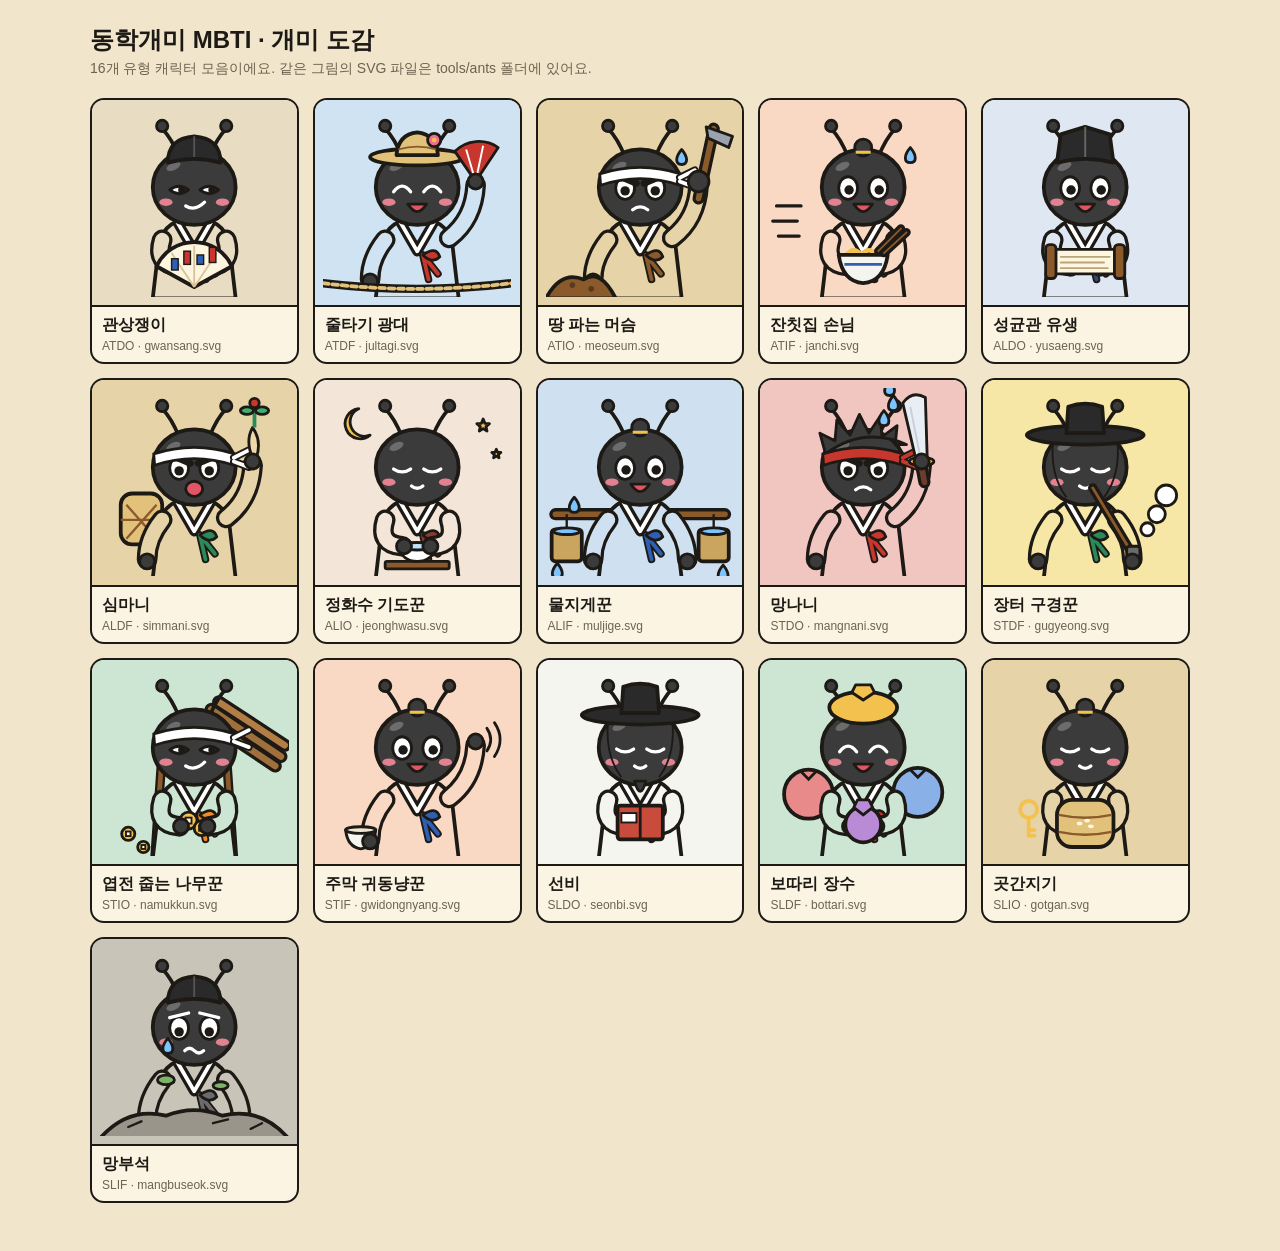
<file: tools/ants.html>
<!doctype html><html lang="ko"><head><meta charset="utf-8"><meta name="viewport" content="width=device-width, initial-scale=1"><title>개미 도감</title>
<style>body{margin:0;background:#f1e6cc;font-family:"Malgun Gothic","Apple SD Gothic Neo",sans-serif;color:#1d1a16}main{max-width:1100px;margin:0 auto;padding:24px 16px 48px}h1{margin:0 0 4px;font-size:24px}p{margin:0 0 20px;color:#6e6250;font-size:14px}
.grid{display:grid;grid-template-columns:repeat(auto-fill,minmax(200px,1fr));gap:14px}figure{margin:0;background:#fbf4e2;border:2px solid #1d1a16;border-radius:14px;overflow:hidden}
.pic{aspect-ratio:1;display:grid;place-items:center;border-bottom:2px solid #1d1a16}.pic svg{width:92%;height:92%}figcaption{padding:8px 10px}figcaption b{display:block;font-size:16px}figcaption span{font-size:12px;color:#6e6250}</style></head>
<body><main><h1>동학개미 MBTI · 개미 도감</h1><p>16개 유형 캐릭터 모음이에요. 같은 그림의 SVG 파일은 tools/ants 폴더에 있어요.</p><div class="grid"><figure><div class="pic" style="background:#e8dcc2"><svg xmlns="http://www.w3.org/2000/svg" viewBox="0 0 200 200"><path d="M56 202 L63 142 Q70 118 100 116 Q130 118 137 142 L144 202 Z" fill="#e8dcc2" stroke="#1d1a16" stroke-width="4" stroke-linejoin="round" stroke-linecap="round"/><path d="M82 121 L100 152 L118 121" fill="none" stroke="#1d1a16" stroke-width="11" stroke-linejoin="round"/><path d="M82 121 L100 152 L118 121" fill="none" stroke="#fff" stroke-width="4" stroke-linejoin="round"/><path d="M106 156 l6 26 M106 156 l16 20" stroke="#1d1a16" stroke-width="8" stroke-linecap="round"/><path d="M106 156 l6 26 M106 156 l16 20" stroke="#8a3b2e" stroke-width="4" stroke-linecap="round"/><path d="M106 156 q14 -10 18 2 q-8 8 -18 -2 Z" fill="#8a3b2e" stroke="#1d1a16" stroke-width="3" stroke-linejoin="round" stroke-linecap="round"/><path d="M66 140 Q58 166 84 168" fill="none" stroke="#1d1a16" stroke-width="22" stroke-linecap="round" stroke-linejoin="round"/><path d="M66 140 Q58 166 84 168" fill="none" stroke="#e8dcc2" stroke-width="15" stroke-linecap="round" stroke-linejoin="round"/><path d="M134 140 Q142 166 116 168" fill="none" stroke="#1d1a16" stroke-width="22" stroke-linecap="round" stroke-linejoin="round"/><path d="M134 140 Q142 166 116 168" fill="none" stroke="#e8dcc2" stroke-width="15" stroke-linecap="round" stroke-linejoin="round"/><path d="M84 52 Q76 32 66 22" fill="none" stroke="#1d1a16" stroke-width="4" stroke-linejoin="round" stroke-linecap="round"/><path d="M116 52 Q124 32 134 22" fill="none" stroke="#1d1a16" stroke-width="4" stroke-linejoin="round" stroke-linecap="round"/><circle cx="66" cy="19" r="6" fill="#3b3b3b" stroke="#1d1a16" stroke-width="3" stroke-linejoin="round" stroke-linecap="round"/><circle cx="134" cy="19" r="6" fill="#3b3b3b" stroke="#1d1a16" stroke-width="3" stroke-linejoin="round" stroke-linecap="round"/><ellipse cx="100" cy="84" rx="44" ry="40" fill="#3b3b3b" stroke="#1d1a16" stroke-width="4" stroke-linejoin="round" stroke-linecap="round"/><ellipse cx="78" cy="62" rx="8" ry="4" fill="#fff" opacity="0.25" transform="rotate(-25 78 62)"/><path d="M74 87 Q84 79 94 87 Q84 95 74 87 Z" fill="#fff" stroke="#1d1a16" stroke-width="3" stroke-linejoin="round" stroke-linecap="round"/><path d="M106 87 Q116 79 126 87 Q116 95 106 87 Z" fill="#fff" stroke="#1d1a16" stroke-width="3" stroke-linejoin="round" stroke-linecap="round"/><circle cx="87" cy="87" r="4" fill="#1d1a16"/><circle cx="119" cy="87" r="4" fill="#1d1a16"/><ellipse cx="70" cy="100" rx="7" ry="4" fill="#ff8fa0" opacity="0.85"/><ellipse cx="130" cy="100" rx="7" ry="4" fill="#ff8fa0" opacity="0.85"/><path d="M91 104 Q101 110 111 100" stroke="#fff" stroke-width="3.5" stroke-linecap="round" fill="none"/><path d="M72 58 Q72 32 100 30 Q128 32 128 58 Q100 50 72 58 Z" fill="#2a2a2a" stroke="#1d1a16" stroke-width="4" stroke-linejoin="round" stroke-linecap="round"/><path d="M100 30 L100 52" stroke="#555" stroke-width="2"/><circle cx="86" cy="168" r="8" fill="#3b3b3b" stroke="#1d1a16" stroke-width="3" stroke-linejoin="round" stroke-linecap="round"/><circle cx="114" cy="168" r="8" fill="#3b3b3b" stroke="#1d1a16" stroke-width="3" stroke-linejoin="round" stroke-linecap="round"/><path d="M100 190 L60 168 A44 44 0 0 1 140 168 Z" fill="#fff6e0" stroke="#1d1a16" stroke-width="4" stroke-linejoin="round" stroke-linecap="round"/><path d="M100 190 L76 154 M100 190 L100 146 M100 190 L124 154" stroke="#d9c49a" stroke-width="2"/><rect x="76" y="160" width="7" height="12" fill="#2f5fb3" stroke="#1d1a16" stroke-width="1.5"/><rect x="89" y="152" width="7" height="14" fill="#c8372d" stroke="#1d1a16" stroke-width="1.5"/><rect x="103" y="156" width="7" height="10" fill="#2f5fb3" stroke="#1d1a16" stroke-width="1.5"/><rect x="116" y="148" width="7" height="16" fill="#c8372d" stroke="#1d1a16" stroke-width="1.5"/></svg></div><figcaption><b>관상쟁이</b><span>ATDO · gwansang.svg</span></figcaption></figure><figure><div class="pic" style="background:#cfe3f2"><svg xmlns="http://www.w3.org/2000/svg" viewBox="0 0 200 200"><path d="M56 202 L63 142 Q70 118 100 116 Q130 118 137 142 L144 202 Z" fill="#cfe3f2" stroke="#1d1a16" stroke-width="4" stroke-linejoin="round" stroke-linecap="round"/><path d="M82 121 L100 152 L118 121" fill="none" stroke="#1d1a16" stroke-width="11" stroke-linejoin="round"/><path d="M82 121 L100 152 L118 121" fill="none" stroke="#fff" stroke-width="4" stroke-linejoin="round"/><path d="M106 156 l6 26 M106 156 l16 20" stroke="#1d1a16" stroke-width="8" stroke-linecap="round"/><path d="M106 156 l6 26 M106 156 l16 20" stroke="#c8372d" stroke-width="4" stroke-linecap="round"/><path d="M106 156 q14 -10 18 2 q-8 8 -18 -2 Z" fill="#c8372d" stroke="#1d1a16" stroke-width="3" stroke-linejoin="round" stroke-linecap="round"/><path d="M66 140 Q50 160 50 182" fill="none" stroke="#1d1a16" stroke-width="22" stroke-linecap="round" stroke-linejoin="round"/><path d="M66 140 Q50 160 50 182" fill="none" stroke="#cfe3f2" stroke-width="15" stroke-linecap="round" stroke-linejoin="round"/><path d="M134 138 Q160 118 162 82" fill="none" stroke="#1d1a16" stroke-width="22" stroke-linecap="round" stroke-linejoin="round"/><path d="M134 138 Q160 118 162 82" fill="none" stroke="#cfe3f2" stroke-width="15" stroke-linecap="round" stroke-linejoin="round"/><path d="M84 52 Q76 32 66 22" fill="none" stroke="#1d1a16" stroke-width="4" stroke-linejoin="round" stroke-linecap="round"/><path d="M116 52 Q124 32 134 22" fill="none" stroke="#1d1a16" stroke-width="4" stroke-linejoin="round" stroke-linecap="round"/><circle cx="66" cy="19" r="6" fill="#3b3b3b" stroke="#1d1a16" stroke-width="3" stroke-linejoin="round" stroke-linecap="round"/><circle cx="134" cy="19" r="6" fill="#3b3b3b" stroke="#1d1a16" stroke-width="3" stroke-linejoin="round" stroke-linecap="round"/><ellipse cx="100" cy="84" rx="44" ry="40" fill="#3b3b3b" stroke="#1d1a16" stroke-width="4" stroke-linejoin="round" stroke-linecap="round"/><ellipse cx="78" cy="62" rx="8" ry="4" fill="#fff" opacity="0.25" transform="rotate(-25 78 62)"/><path d="M75 89 Q84 77 93 89" stroke="#fff" stroke-width="3.5" stroke-linecap="round" fill="none"/><path d="M107 89 Q116 77 125 89" stroke="#fff" stroke-width="3.5" stroke-linecap="round" fill="none"/><ellipse cx="70" cy="100" rx="7" ry="4" fill="#ff8fa0" opacity="0.85"/><ellipse cx="130" cy="100" rx="7" ry="4" fill="#ff8fa0" opacity="0.85"/><path d="M90 102 Q100 118 110 102 Z" fill="#e25563" stroke="#1d1a16" stroke-width="3" stroke-linejoin="round" stroke-linecap="round"/><ellipse cx="100" cy="52" rx="50" ry="9" fill="#e2c27a" stroke="#1d1a16" stroke-width="4" stroke-linejoin="round" stroke-linecap="round"/><path d="M78 50 Q80 28 100 26 Q120 28 122 50 Z" fill="#e2c27a" stroke="#1d1a16" stroke-width="4" stroke-linejoin="round" stroke-linecap="round"/><path d="M80 44 Q100 38 120 44" stroke="#8a5a2b" stroke-width="2" fill="none"/><circle cx="118" cy="34" r="7" fill="#ef6f8e" stroke="#1d1a16" stroke-width="3" stroke-linejoin="round" stroke-linecap="round"/><circle cx="118" cy="34" r="2.5" fill="#f2c14e"/><path d="M162 78 L140 46 A36 36 0 0 1 186 42 Z" fill="#c8372d" stroke="#1d1a16" stroke-width="3" stroke-linejoin="round" stroke-linecap="round"/><path d="M162 78 L152 44 M162 78 L170 40" stroke="#fff" stroke-width="2"/><circle cx="50" cy="184" r="8" fill="#3b3b3b" stroke="#1d1a16" stroke-width="3" stroke-linejoin="round" stroke-linecap="round"/><circle cx="162" cy="78" r="8" fill="#3b3b3b" stroke="#1d1a16" stroke-width="3" stroke-linejoin="round" stroke-linecap="round"/><path d="M0 186 Q100 198 200 186" fill="none" stroke="#1d1a16" stroke-width="9" stroke-linecap="round"/><path d="M0 186 Q100 198 200 186" fill="none" stroke="#e2c27a" stroke-width="4" stroke-linecap="round" stroke-dasharray="6 4"/></svg></div><figcaption><b>줄타기 광대</b><span>ATDF · jultagi.svg</span></figcaption></figure><figure><div class="pic" style="background:#e6d3a8"><svg xmlns="http://www.w3.org/2000/svg" viewBox="0 0 200 200"><path d="M56 202 L63 142 Q70 118 100 116 Q130 118 137 142 L144 202 Z" fill="#e6d3a8" stroke="#1d1a16" stroke-width="4" stroke-linejoin="round" stroke-linecap="round"/><path d="M82 121 L100 152 L118 121" fill="none" stroke="#1d1a16" stroke-width="11" stroke-linejoin="round"/><path d="M82 121 L100 152 L118 121" fill="none" stroke="#fff" stroke-width="4" stroke-linejoin="round"/><path d="M106 156 l6 26 M106 156 l16 20" stroke="#1d1a16" stroke-width="8" stroke-linecap="round"/><path d="M106 156 l6 26 M106 156 l16 20" stroke="#8a5a2b" stroke-width="4" stroke-linecap="round"/><path d="M106 156 q14 -10 18 2 q-8 8 -18 -2 Z" fill="#8a5a2b" stroke="#1d1a16" stroke-width="3" stroke-linejoin="round" stroke-linecap="round"/><path d="M66 140 Q50 160 50 182" fill="none" stroke="#1d1a16" stroke-width="22" stroke-linecap="round" stroke-linejoin="round"/><path d="M66 140 Q50 160 50 182" fill="none" stroke="#e6d3a8" stroke-width="15" stroke-linecap="round" stroke-linejoin="round"/><path d="M134 138 Q160 118 162 82" fill="none" stroke="#1d1a16" stroke-width="22" stroke-linecap="round" stroke-linejoin="round"/><path d="M134 138 Q160 118 162 82" fill="none" stroke="#e6d3a8" stroke-width="15" stroke-linecap="round" stroke-linejoin="round"/><path d="M84 52 Q76 32 66 22" fill="none" stroke="#1d1a16" stroke-width="4" stroke-linejoin="round" stroke-linecap="round"/><path d="M116 52 Q124 32 134 22" fill="none" stroke="#1d1a16" stroke-width="4" stroke-linejoin="round" stroke-linecap="round"/><circle cx="66" cy="19" r="6" fill="#3b3b3b" stroke="#1d1a16" stroke-width="3" stroke-linejoin="round" stroke-linecap="round"/><circle cx="134" cy="19" r="6" fill="#3b3b3b" stroke="#1d1a16" stroke-width="3" stroke-linejoin="round" stroke-linecap="round"/><ellipse cx="100" cy="84" rx="44" ry="40" fill="#3b3b3b" stroke="#1d1a16" stroke-width="4" stroke-linejoin="round" stroke-linecap="round"/><ellipse cx="78" cy="62" rx="8" ry="4" fill="#fff" opacity="0.25" transform="rotate(-25 78 62)"/><ellipse cx="84" cy="85" rx="10" ry="12" fill="#fff" stroke="#1d1a16" stroke-width="3" stroke-linejoin="round" stroke-linecap="round"/><ellipse cx="116" cy="85" rx="10" ry="12" fill="#fff" stroke="#1d1a16" stroke-width="3" stroke-linejoin="round" stroke-linecap="round"/><circle cx="84" cy="88" r="5" fill="#1d1a16"/><circle cx="116" cy="88" r="5" fill="#1d1a16"/><path d="M72 70 L96 80" stroke="#1d1a16" stroke-width="7" stroke-linecap="round"/><path d="M128 70 L104 80" stroke="#1d1a16" stroke-width="7" stroke-linecap="round"/><path d="M92 108 Q100 102 108 108" stroke="#fff" stroke-width="3.5" stroke-linecap="round" fill="none"/><path d="M57 70 Q100 56 143 70 L142 82 Q100 68 58 82 Z" fill="#ffffff" stroke="#1d1a16" stroke-width="3" stroke-linejoin="round" stroke-linecap="round"/><path d="M142 74 l16 -8 M142 78 l16 6" stroke="#1d1a16" stroke-width="8" stroke-linecap="round"/><path d="M142 74 l16 -8 M142 78 l16 6" stroke="#ffffff" stroke-width="4" stroke-linecap="round"/><path d="M162 96 L178 22" fill="none" stroke="#1d1a16" stroke-width="13" stroke-linecap="round" stroke-linejoin="round"/><path d="M162 96 L178 22" fill="none" stroke="#8a5a2b" stroke-width="6" stroke-linecap="round" stroke-linejoin="round"/><path d="M170 20 L198 30 L194 42 L172 32 Z" fill="#9aa3ad" stroke="#1d1a16" stroke-width="3" stroke-linejoin="round" stroke-linecap="round"/><circle cx="50" cy="184" r="8" fill="#3b3b3b" stroke="#1d1a16" stroke-width="3" stroke-linejoin="round" stroke-linecap="round"/><circle cx="162" cy="78" r="11" fill="#3b3b3b" stroke="#1d1a16" stroke-width="3" stroke-linejoin="round" stroke-linecap="round"/><path d="M0 202 Q16 172 40 182 Q58 170 74 202 Z" fill="#8a5a2b" stroke="#1d1a16" stroke-width="4" stroke-linejoin="round" stroke-linecap="round"/><circle cx="28" cy="188" r="3" fill="#5a3a1a"/><circle cx="48" cy="192" r="3" fill="#5a3a1a"/><path d="M144 44 C151 52 151 60 144 60 C137 60 137 52 144 44 Z" fill="#7cc4ff" stroke="#1d1a16" stroke-width="3" stroke-linejoin="round" stroke-linecap="round"/></svg></div><figcaption><b>땅 파는 머슴</b><span>ATIO · meoseum.svg</span></figcaption></figure><figure><div class="pic" style="background:#f9d9c4"><svg xmlns="http://www.w3.org/2000/svg" viewBox="0 0 200 200"><path d="M56 202 L63 142 Q70 118 100 116 Q130 118 137 142 L144 202 Z" fill="#f9d9c4" stroke="#1d1a16" stroke-width="4" stroke-linejoin="round" stroke-linecap="round"/><path d="M82 121 L100 152 L118 121" fill="none" stroke="#1d1a16" stroke-width="11" stroke-linejoin="round"/><path d="M82 121 L100 152 L118 121" fill="none" stroke="#fff" stroke-width="4" stroke-linejoin="round"/><path d="M106 156 l6 26 M106 156 l16 20" stroke="#1d1a16" stroke-width="8" stroke-linecap="round"/><path d="M106 156 l6 26 M106 156 l16 20" stroke="#c8372d" stroke-width="4" stroke-linecap="round"/><path d="M106 156 q14 -10 18 2 q-8 8 -18 -2 Z" fill="#c8372d" stroke="#1d1a16" stroke-width="3" stroke-linejoin="round" stroke-linecap="round"/><path d="M66 140 Q58 166 84 168" fill="none" stroke="#1d1a16" stroke-width="22" stroke-linecap="round" stroke-linejoin="round"/><path d="M66 140 Q58 166 84 168" fill="none" stroke="#f9d9c4" stroke-width="15" stroke-linecap="round" stroke-linejoin="round"/><path d="M134 140 Q142 166 116 168" fill="none" stroke="#1d1a16" stroke-width="22" stroke-linecap="round" stroke-linejoin="round"/><path d="M134 140 Q142 166 116 168" fill="none" stroke="#f9d9c4" stroke-width="15" stroke-linecap="round" stroke-linejoin="round"/><path d="M84 52 Q76 32 66 22" fill="none" stroke="#1d1a16" stroke-width="4" stroke-linejoin="round" stroke-linecap="round"/><path d="M116 52 Q124 32 134 22" fill="none" stroke="#1d1a16" stroke-width="4" stroke-linejoin="round" stroke-linecap="round"/><circle cx="66" cy="19" r="6" fill="#3b3b3b" stroke="#1d1a16" stroke-width="3" stroke-linejoin="round" stroke-linecap="round"/><circle cx="134" cy="19" r="6" fill="#3b3b3b" stroke="#1d1a16" stroke-width="3" stroke-linejoin="round" stroke-linecap="round"/><ellipse cx="100" cy="84" rx="44" ry="40" fill="#3b3b3b" stroke="#1d1a16" stroke-width="4" stroke-linejoin="round" stroke-linecap="round"/><ellipse cx="78" cy="62" rx="8" ry="4" fill="#fff" opacity="0.25" transform="rotate(-25 78 62)"/><ellipse cx="84" cy="85" rx="10" ry="12" fill="#fff" stroke="#1d1a16" stroke-width="3" stroke-linejoin="round" stroke-linecap="round"/><ellipse cx="116" cy="85" rx="10" ry="12" fill="#fff" stroke="#1d1a16" stroke-width="3" stroke-linejoin="round" stroke-linecap="round"/><circle cx="85" cy="87" r="5" fill="#1d1a16"/><circle cx="117" cy="87" r="5" fill="#1d1a16"/><ellipse cx="70" cy="100" rx="7" ry="4" fill="#ff8fa0" opacity="0.85"/><ellipse cx="130" cy="100" rx="7" ry="4" fill="#ff8fa0" opacity="0.85"/><path d="M90 102 Q100 118 110 102 Z" fill="#e25563" stroke="#1d1a16" stroke-width="3" stroke-linejoin="round" stroke-linecap="round"/><circle cx="100" cy="42" r="9" fill="#3b3b3b" stroke="#1d1a16" stroke-width="3" stroke-linejoin="round" stroke-linecap="round"/><path d="M92 47 L108 47" stroke="#f2c14e" stroke-width="3"/><circle cx="86" cy="168" r="8" fill="#3b3b3b" stroke="#1d1a16" stroke-width="3" stroke-linejoin="round" stroke-linecap="round"/><circle cx="114" cy="168" r="8" fill="#3b3b3b" stroke="#1d1a16" stroke-width="3" stroke-linejoin="round" stroke-linecap="round"/><path d="M82 156 Q90 146 98 156 Q106 146 114 156" stroke="#f2c14e" stroke-width="5" fill="none"/><path d="M74 156 L126 156 Q122 184 100 186 Q78 184 74 156 Z" fill="#f5f5f0" stroke="#1d1a16" stroke-width="4" stroke-linejoin="round" stroke-linecap="round"/><path d="M80 166 L120 166" stroke="#2f5fb3" stroke-width="3"/><path d="M116 152 L140 128" fill="none" stroke="#1d1a16" stroke-width="9" stroke-linecap="round" stroke-linejoin="round"/><path d="M116 152 L140 128" fill="none" stroke="#8a5a2b" stroke-width="2" stroke-linecap="round" stroke-linejoin="round"/><path d="M122 154 L146 132" fill="none" stroke="#1d1a16" stroke-width="9" stroke-linecap="round" stroke-linejoin="round"/><path d="M122 154 L146 132" fill="none" stroke="#8a5a2b" stroke-width="2" stroke-linecap="round" stroke-linejoin="round"/><path d="M8 104 L34 104 M4 120 L30 120 M10 136 L32 136" stroke="#1d1a16" stroke-width="3.5" stroke-linecap="round"/><path d="M150 42 C157 50 157 58 150 58 C143 58 143 50 150 42 Z" fill="#7cc4ff" stroke="#1d1a16" stroke-width="3" stroke-linejoin="round" stroke-linecap="round"/></svg></div><figcaption><b>잔칫집 손님</b><span>ATIF · janchi.svg</span></figcaption></figure><figure><div class="pic" style="background:#dfe8f2"><svg xmlns="http://www.w3.org/2000/svg" viewBox="0 0 200 200"><path d="M56 202 L63 142 Q70 118 100 116 Q130 118 137 142 L144 202 Z" fill="#dfe8f2" stroke="#1d1a16" stroke-width="4" stroke-linejoin="round" stroke-linecap="round"/><path d="M82 121 L100 152 L118 121" fill="none" stroke="#1d1a16" stroke-width="11" stroke-linejoin="round"/><path d="M82 121 L100 152 L118 121" fill="none" stroke="#fff" stroke-width="4" stroke-linejoin="round"/><path d="M106 156 l6 26 M106 156 l16 20" stroke="#1d1a16" stroke-width="8" stroke-linecap="round"/><path d="M106 156 l6 26 M106 156 l16 20" stroke="#2f4a7a" stroke-width="4" stroke-linecap="round"/><path d="M106 156 q14 -10 18 2 q-8 8 -18 -2 Z" fill="#2f4a7a" stroke="#1d1a16" stroke-width="3" stroke-linejoin="round" stroke-linecap="round"/><path d="M66 140 Q58 166 84 168" fill="none" stroke="#1d1a16" stroke-width="22" stroke-linecap="round" stroke-linejoin="round"/><path d="M66 140 Q58 166 84 168" fill="none" stroke="#dfe8f2" stroke-width="15" stroke-linecap="round" stroke-linejoin="round"/><path d="M134 140 Q142 166 116 168" fill="none" stroke="#1d1a16" stroke-width="22" stroke-linecap="round" stroke-linejoin="round"/><path d="M134 140 Q142 166 116 168" fill="none" stroke="#dfe8f2" stroke-width="15" stroke-linecap="round" stroke-linejoin="round"/><path d="M84 52 Q76 32 66 22" fill="none" stroke="#1d1a16" stroke-width="4" stroke-linejoin="round" stroke-linecap="round"/><path d="M116 52 Q124 32 134 22" fill="none" stroke="#1d1a16" stroke-width="4" stroke-linejoin="round" stroke-linecap="round"/><circle cx="66" cy="19" r="6" fill="#3b3b3b" stroke="#1d1a16" stroke-width="3" stroke-linejoin="round" stroke-linecap="round"/><circle cx="134" cy="19" r="6" fill="#3b3b3b" stroke="#1d1a16" stroke-width="3" stroke-linejoin="round" stroke-linecap="round"/><ellipse cx="100" cy="84" rx="44" ry="40" fill="#3b3b3b" stroke="#1d1a16" stroke-width="4" stroke-linejoin="round" stroke-linecap="round"/><ellipse cx="78" cy="62" rx="8" ry="4" fill="#fff" opacity="0.25" transform="rotate(-25 78 62)"/><ellipse cx="84" cy="85" rx="10" ry="12" fill="#fff" stroke="#1d1a16" stroke-width="3" stroke-linejoin="round" stroke-linecap="round"/><ellipse cx="116" cy="85" rx="10" ry="12" fill="#fff" stroke="#1d1a16" stroke-width="3" stroke-linejoin="round" stroke-linecap="round"/><circle cx="85" cy="87" r="5" fill="#1d1a16"/><circle cx="117" cy="87" r="5" fill="#1d1a16"/><ellipse cx="70" cy="100" rx="7" ry="4" fill="#ff8fa0" opacity="0.85"/><ellipse cx="130" cy="100" rx="7" ry="4" fill="#ff8fa0" opacity="0.85"/><path d="M90 102 Q100 118 110 102 Z" fill="#e25563" stroke="#1d1a16" stroke-width="3" stroke-linejoin="round" stroke-linecap="round"/><path d="M70 58 L74 28 L100 20 L126 28 L130 58 Q100 50 70 58 Z" fill="#2a2a2a" stroke="#1d1a16" stroke-width="4" stroke-linejoin="round" stroke-linecap="round"/><path d="M100 20 L100 52" stroke="#666" stroke-width="2"/><circle cx="86" cy="168" r="8" fill="#3b3b3b" stroke="#1d1a16" stroke-width="3" stroke-linejoin="round" stroke-linecap="round"/><circle cx="114" cy="168" r="8" fill="#3b3b3b" stroke="#1d1a16" stroke-width="3" stroke-linejoin="round" stroke-linecap="round"/><rect x="66" y="150" width="68" height="26" fill="#fff6e0" stroke="#1d1a16" stroke-width="3" stroke-linejoin="round" stroke-linecap="round"/><rect x="58" y="145" width="11" height="36" rx="4" fill="#8a5a2b" stroke="#1d1a16" stroke-width="3" stroke-linejoin="round" stroke-linecap="round"/><rect x="131" y="145" width="11" height="36" rx="4" fill="#8a5a2b" stroke="#1d1a16" stroke-width="3" stroke-linejoin="round" stroke-linecap="round"/><path d="M74 158 L126 158 M74 164 L120 164 M74 170 L124 170" stroke="#b9a57a" stroke-width="2" stroke-linecap="round"/></svg></div><figcaption><b>성균관 유생</b><span>ALDO · yusaeng.svg</span></figcaption></figure><figure><div class="pic" style="background:#e6d3a8"><svg xmlns="http://www.w3.org/2000/svg" viewBox="0 0 200 200"><rect x="22" y="112" width="44" height="54" rx="12" fill="#e2c27a" stroke="#1d1a16" stroke-width="4" stroke-linejoin="round" stroke-linecap="round"/><path d="M28 124 L60 160 M60 124 L28 160 M22 140 L66 140" stroke="#8a5a2b" stroke-width="2.5"/><path d="M56 202 L63 142 Q70 118 100 116 Q130 118 137 142 L144 202 Z" fill="#e6d3a8" stroke="#1d1a16" stroke-width="4" stroke-linejoin="round" stroke-linecap="round"/><path d="M82 121 L100 152 L118 121" fill="none" stroke="#1d1a16" stroke-width="11" stroke-linejoin="round"/><path d="M82 121 L100 152 L118 121" fill="none" stroke="#fff" stroke-width="4" stroke-linejoin="round"/><path d="M106 156 l6 26 M106 156 l16 20" stroke="#1d1a16" stroke-width="8" stroke-linecap="round"/><path d="M106 156 l6 26 M106 156 l16 20" stroke="#2a8a5a" stroke-width="4" stroke-linecap="round"/><path d="M106 156 q14 -10 18 2 q-8 8 -18 -2 Z" fill="#2a8a5a" stroke="#1d1a16" stroke-width="3" stroke-linejoin="round" stroke-linecap="round"/><path d="M66 140 Q50 160 50 182" fill="none" stroke="#1d1a16" stroke-width="22" stroke-linecap="round" stroke-linejoin="round"/><path d="M66 140 Q50 160 50 182" fill="none" stroke="#e6d3a8" stroke-width="15" stroke-linecap="round" stroke-linejoin="round"/><path d="M134 138 Q160 118 162 82" fill="none" stroke="#1d1a16" stroke-width="22" stroke-linecap="round" stroke-linejoin="round"/><path d="M134 138 Q160 118 162 82" fill="none" stroke="#e6d3a8" stroke-width="15" stroke-linecap="round" stroke-linejoin="round"/><path d="M84 52 Q76 32 66 22" fill="none" stroke="#1d1a16" stroke-width="4" stroke-linejoin="round" stroke-linecap="round"/><path d="M116 52 Q124 32 134 22" fill="none" stroke="#1d1a16" stroke-width="4" stroke-linejoin="round" stroke-linecap="round"/><circle cx="66" cy="19" r="6" fill="#3b3b3b" stroke="#1d1a16" stroke-width="3" stroke-linejoin="round" stroke-linecap="round"/><circle cx="134" cy="19" r="6" fill="#3b3b3b" stroke="#1d1a16" stroke-width="3" stroke-linejoin="round" stroke-linecap="round"/><ellipse cx="100" cy="84" rx="44" ry="40" fill="#3b3b3b" stroke="#1d1a16" stroke-width="4" stroke-linejoin="round" stroke-linecap="round"/><ellipse cx="78" cy="62" rx="8" ry="4" fill="#fff" opacity="0.25" transform="rotate(-25 78 62)"/><ellipse cx="84" cy="85" rx="10" ry="12" fill="#fff" stroke="#1d1a16" stroke-width="3" stroke-linejoin="round" stroke-linecap="round"/><ellipse cx="116" cy="85" rx="10" ry="12" fill="#fff" stroke="#1d1a16" stroke-width="3" stroke-linejoin="round" stroke-linecap="round"/><circle cx="84" cy="88" r="5" fill="#1d1a16"/><circle cx="116" cy="88" r="5" fill="#1d1a16"/><path d="M72 70 L96 80" stroke="#1d1a16" stroke-width="7" stroke-linecap="round"/><path d="M128 70 L104 80" stroke="#1d1a16" stroke-width="7" stroke-linecap="round"/><ellipse cx="100" cy="107" rx="9" ry="8" fill="#e25563" stroke="#1d1a16" stroke-width="3" stroke-linejoin="round" stroke-linecap="round"/><path d="M57 70 Q100 56 143 70 L142 82 Q100 68 58 82 Z" fill="#ffffff" stroke="#1d1a16" stroke-width="3" stroke-linejoin="round" stroke-linecap="round"/><path d="M142 74 l16 -8 M142 78 l16 6" stroke="#1d1a16" stroke-width="8" stroke-linecap="round"/><path d="M142 74 l16 -8 M142 78 l16 6" stroke="#ffffff" stroke-width="4" stroke-linecap="round"/><path d="M162 74 Q154 56 162 42 Q172 56 166 74 Z" fill="#f0d9a8" stroke="#1d1a16" stroke-width="3" stroke-linejoin="round" stroke-linecap="round"/><path d="M164 42 L164 26" stroke="#2a8a5a" stroke-width="4"/><ellipse cx="156" cy="24" rx="7" ry="4" fill="#3fae6e" stroke="#1d1a16" stroke-width="3" stroke-linejoin="round" stroke-linecap="round"/><ellipse cx="172" cy="24" rx="7" ry="4" fill="#3fae6e" stroke="#1d1a16" stroke-width="3" stroke-linejoin="round" stroke-linecap="round"/><circle cx="164" cy="16" r="5" fill="#c8372d" stroke="#1d1a16" stroke-width="3" stroke-linejoin="round" stroke-linecap="round"/><circle cx="50" cy="184" r="8" fill="#3b3b3b" stroke="#1d1a16" stroke-width="3" stroke-linejoin="round" stroke-linecap="round"/><circle cx="162" cy="78" r="8" fill="#3b3b3b" stroke="#1d1a16" stroke-width="3" stroke-linejoin="round" stroke-linecap="round"/></svg></div><figcaption><b>심마니</b><span>ALDF · simmani.svg</span></figcaption></figure><figure><div class="pic" style="background:#f3e6d8"><svg xmlns="http://www.w3.org/2000/svg" viewBox="0 0 200 200"><path d="M56 202 L63 142 Q70 118 100 116 Q130 118 137 142 L144 202 Z" fill="#f3e6d8" stroke="#1d1a16" stroke-width="4" stroke-linejoin="round" stroke-linecap="round"/><path d="M82 121 L100 152 L118 121" fill="none" stroke="#1d1a16" stroke-width="11" stroke-linejoin="round"/><path d="M82 121 L100 152 L118 121" fill="none" stroke="#fff" stroke-width="4" stroke-linejoin="round"/><path d="M106 156 l6 26 M106 156 l16 20" stroke="#1d1a16" stroke-width="8" stroke-linecap="round"/><path d="M106 156 l6 26 M106 156 l16 20" stroke="#8a3b2e" stroke-width="4" stroke-linecap="round"/><path d="M106 156 q14 -10 18 2 q-8 8 -18 -2 Z" fill="#8a3b2e" stroke="#1d1a16" stroke-width="3" stroke-linejoin="round" stroke-linecap="round"/><path d="M66 140 Q58 166 84 168" fill="none" stroke="#1d1a16" stroke-width="22" stroke-linecap="round" stroke-linejoin="round"/><path d="M66 140 Q58 166 84 168" fill="none" stroke="#f3e6d8" stroke-width="15" stroke-linecap="round" stroke-linejoin="round"/><path d="M134 140 Q142 166 116 168" fill="none" stroke="#1d1a16" stroke-width="22" stroke-linecap="round" stroke-linejoin="round"/><path d="M134 140 Q142 166 116 168" fill="none" stroke="#f3e6d8" stroke-width="15" stroke-linecap="round" stroke-linejoin="round"/><path d="M84 52 Q76 32 66 22" fill="none" stroke="#1d1a16" stroke-width="4" stroke-linejoin="round" stroke-linecap="round"/><path d="M116 52 Q124 32 134 22" fill="none" stroke="#1d1a16" stroke-width="4" stroke-linejoin="round" stroke-linecap="round"/><circle cx="66" cy="19" r="6" fill="#3b3b3b" stroke="#1d1a16" stroke-width="3" stroke-linejoin="round" stroke-linecap="round"/><circle cx="134" cy="19" r="6" fill="#3b3b3b" stroke="#1d1a16" stroke-width="3" stroke-linejoin="round" stroke-linecap="round"/><ellipse cx="100" cy="84" rx="44" ry="40" fill="#3b3b3b" stroke="#1d1a16" stroke-width="4" stroke-linejoin="round" stroke-linecap="round"/><ellipse cx="78" cy="62" rx="8" ry="4" fill="#fff" opacity="0.25" transform="rotate(-25 78 62)"/><path d="M75 86 Q84 92 93 86" stroke="#fff" stroke-width="3.5" stroke-linecap="round" fill="none"/><path d="M107 86 Q116 92 125 86" stroke="#fff" stroke-width="3.5" stroke-linecap="round" fill="none"/><ellipse cx="70" cy="100" rx="7" ry="4" fill="#ff8fa0" opacity="0.85"/><ellipse cx="130" cy="100" rx="7" ry="4" fill="#ff8fa0" opacity="0.85"/><path d="M94 104 Q100 109 106 104" stroke="#fff" stroke-width="3.5" stroke-linecap="round" fill="none"/><rect x="66" y="184" width="68" height="8" rx="2" fill="#8a5a2b" stroke="#1d1a16" stroke-width="3" stroke-linejoin="round" stroke-linecap="round"/><path d="M80 168 L120 168 Q116 184 100 184 Q84 184 80 168 Z" fill="#fff" stroke="#1d1a16" stroke-width="3" stroke-linejoin="round" stroke-linecap="round"/><ellipse cx="100" cy="168" rx="20" ry="4" fill="#bfe3ff" stroke="#1d1a16" stroke-width="3" stroke-linejoin="round" stroke-linecap="round"/><circle cx="86" cy="168" r="8" fill="#3b3b3b" stroke="#1d1a16" stroke-width="3" stroke-linejoin="round" stroke-linecap="round"/><circle cx="114" cy="168" r="8" fill="#3b3b3b" stroke="#1d1a16" stroke-width="3" stroke-linejoin="round" stroke-linecap="round"/><path d="M38 22 A16 16 0 1 0 50 50 A12 12 0 1 1 38 22 Z" fill="#f2c14e" stroke="#1d1a16" stroke-width="3" stroke-linejoin="round" stroke-linecap="round"/><polygon points="170.0,33.0 171.9,37.5 176.7,37.8 173.0,41.0 174.1,45.7 170.0,43.1 165.9,45.7 167.0,41.0 163.3,37.8 168.1,37.5" fill="#f2c14e" stroke="#1d1a16" stroke-width="3" stroke-linejoin="round" stroke-linecap="round"/><polygon points="184.0,65.0 185.3,68.2 188.8,68.5 186.1,70.7 186.9,74.0 184.0,72.3 181.1,74.0 181.9,70.7 179.2,68.5 182.7,68.2" fill="#f2c14e" stroke="#1d1a16" stroke-width="3" stroke-linejoin="round" stroke-linecap="round"/></svg></div><figcaption><b>정화수 기도꾼</b><span>ALIO · jeonghwasu.svg</span></figcaption></figure><figure><div class="pic" style="background:#cfe0f0"><svg xmlns="http://www.w3.org/2000/svg" viewBox="0 0 200 200"><path d="M10 134 L190 134" fill="none" stroke="#1d1a16" stroke-width="13" stroke-linecap="round" stroke-linejoin="round"/><path d="M10 134 L190 134" fill="none" stroke="#8a5a2b" stroke-width="6" stroke-linecap="round" stroke-linejoin="round"/><path d="M22 134 L22 152 M178 134 L178 152" stroke="#1d1a16" stroke-width="2.5"/><rect x="6" y="150" width="32" height="34" rx="4" fill="#c9a560" stroke="#1d1a16" stroke-width="4" stroke-linejoin="round" stroke-linecap="round"/><ellipse cx="22" cy="152" rx="14" ry="3.5" fill="#7cc4ff" stroke="#1d1a16" stroke-width="3" stroke-linejoin="round" stroke-linecap="round"/><rect x="162" y="150" width="32" height="34" rx="4" fill="#c9a560" stroke="#1d1a16" stroke-width="4" stroke-linejoin="round" stroke-linecap="round"/><ellipse cx="178" cy="152" rx="14" ry="3.5" fill="#7cc4ff" stroke="#1d1a16" stroke-width="3" stroke-linejoin="round" stroke-linecap="round"/><path d="M56 202 L63 142 Q70 118 100 116 Q130 118 137 142 L144 202 Z" fill="#cfe0f0" stroke="#1d1a16" stroke-width="4" stroke-linejoin="round" stroke-linecap="round"/><path d="M82 121 L100 152 L118 121" fill="none" stroke="#1d1a16" stroke-width="11" stroke-linejoin="round"/><path d="M82 121 L100 152 L118 121" fill="none" stroke="#fff" stroke-width="4" stroke-linejoin="round"/><path d="M106 156 l6 26 M106 156 l16 20" stroke="#1d1a16" stroke-width="8" stroke-linecap="round"/><path d="M106 156 l6 26 M106 156 l16 20" stroke="#2f5fb3" stroke-width="4" stroke-linecap="round"/><path d="M106 156 q14 -10 18 2 q-8 8 -18 -2 Z" fill="#2f5fb3" stroke="#1d1a16" stroke-width="3" stroke-linejoin="round" stroke-linecap="round"/><path d="M66 140 Q50 160 50 182" fill="none" stroke="#1d1a16" stroke-width="22" stroke-linecap="round" stroke-linejoin="round"/><path d="M66 140 Q50 160 50 182" fill="none" stroke="#cfe0f0" stroke-width="15" stroke-linecap="round" stroke-linejoin="round"/><path d="M134 140 Q150 160 150 182" fill="none" stroke="#1d1a16" stroke-width="22" stroke-linecap="round" stroke-linejoin="round"/><path d="M134 140 Q150 160 150 182" fill="none" stroke="#cfe0f0" stroke-width="15" stroke-linecap="round" stroke-linejoin="round"/><path d="M84 52 Q76 32 66 22" fill="none" stroke="#1d1a16" stroke-width="4" stroke-linejoin="round" stroke-linecap="round"/><path d="M116 52 Q124 32 134 22" fill="none" stroke="#1d1a16" stroke-width="4" stroke-linejoin="round" stroke-linecap="round"/><circle cx="66" cy="19" r="6" fill="#3b3b3b" stroke="#1d1a16" stroke-width="3" stroke-linejoin="round" stroke-linecap="round"/><circle cx="134" cy="19" r="6" fill="#3b3b3b" stroke="#1d1a16" stroke-width="3" stroke-linejoin="round" stroke-linecap="round"/><ellipse cx="100" cy="84" rx="44" ry="40" fill="#3b3b3b" stroke="#1d1a16" stroke-width="4" stroke-linejoin="round" stroke-linecap="round"/><ellipse cx="78" cy="62" rx="8" ry="4" fill="#fff" opacity="0.25" transform="rotate(-25 78 62)"/><ellipse cx="84" cy="85" rx="10" ry="12" fill="#fff" stroke="#1d1a16" stroke-width="3" stroke-linejoin="round" stroke-linecap="round"/><ellipse cx="116" cy="85" rx="10" ry="12" fill="#fff" stroke="#1d1a16" stroke-width="3" stroke-linejoin="round" stroke-linecap="round"/><circle cx="85" cy="87" r="5" fill="#1d1a16"/><circle cx="117" cy="87" r="5" fill="#1d1a16"/><ellipse cx="70" cy="100" rx="7" ry="4" fill="#ff8fa0" opacity="0.85"/><ellipse cx="130" cy="100" rx="7" ry="4" fill="#ff8fa0" opacity="0.85"/><path d="M90 102 Q100 118 110 102 Z" fill="#e25563" stroke="#1d1a16" stroke-width="3" stroke-linejoin="round" stroke-linecap="round"/><circle cx="100" cy="42" r="9" fill="#3b3b3b" stroke="#1d1a16" stroke-width="3" stroke-linejoin="round" stroke-linecap="round"/><path d="M92 47 L108 47" stroke="#f2c14e" stroke-width="3"/><circle cx="50" cy="184" r="8" fill="#3b3b3b" stroke="#1d1a16" stroke-width="3" stroke-linejoin="round" stroke-linecap="round"/><circle cx="150" cy="184" r="8" fill="#3b3b3b" stroke="#1d1a16" stroke-width="3" stroke-linejoin="round" stroke-linecap="round"/><path d="M12 186 C19 194 19 202 12 202 C5 202 5 194 12 186 Z" fill="#7cc4ff" stroke="#1d1a16" stroke-width="3" stroke-linejoin="round" stroke-linecap="round"/><path d="M188 188 C195 196 195 204 188 204 C181 204 181 196 188 188 Z" fill="#7cc4ff" stroke="#1d1a16" stroke-width="3" stroke-linejoin="round" stroke-linecap="round"/><path d="M30 116 C37 124 37 132 30 132 C23 132 23 124 30 116 Z" fill="#7cc4ff" stroke="#1d1a16" stroke-width="3" stroke-linejoin="round" stroke-linecap="round"/></svg></div><figcaption><b>물지게꾼</b><span>ALIF · muljige.svg</span></figcaption></figure><figure><div class="pic" style="background:#f2c6c0"><svg xmlns="http://www.w3.org/2000/svg" viewBox="0 0 200 200"><path d="M56 202 L63 142 Q70 118 100 116 Q130 118 137 142 L144 202 Z" fill="#f2c6c0" stroke="#1d1a16" stroke-width="4" stroke-linejoin="round" stroke-linecap="round"/><path d="M82 121 L100 152 L118 121" fill="none" stroke="#1d1a16" stroke-width="11" stroke-linejoin="round"/><path d="M82 121 L100 152 L118 121" fill="none" stroke="#fff" stroke-width="4" stroke-linejoin="round"/><path d="M106 156 l6 26 M106 156 l16 20" stroke="#1d1a16" stroke-width="8" stroke-linecap="round"/><path d="M106 156 l6 26 M106 156 l16 20" stroke="#c8372d" stroke-width="4" stroke-linecap="round"/><path d="M106 156 q14 -10 18 2 q-8 8 -18 -2 Z" fill="#c8372d" stroke="#1d1a16" stroke-width="3" stroke-linejoin="round" stroke-linecap="round"/><path d="M66 140 Q50 160 50 182" fill="none" stroke="#1d1a16" stroke-width="22" stroke-linecap="round" stroke-linejoin="round"/><path d="M66 140 Q50 160 50 182" fill="none" stroke="#f2c6c0" stroke-width="15" stroke-linecap="round" stroke-linejoin="round"/><path d="M134 138 Q160 118 162 82" fill="none" stroke="#1d1a16" stroke-width="22" stroke-linecap="round" stroke-linejoin="round"/><path d="M134 138 Q160 118 162 82" fill="none" stroke="#f2c6c0" stroke-width="15" stroke-linecap="round" stroke-linejoin="round"/><path d="M84 52 Q76 32 66 22" fill="none" stroke="#1d1a16" stroke-width="4" stroke-linejoin="round" stroke-linecap="round"/><path d="M116 52 Q124 32 134 22" fill="none" stroke="#1d1a16" stroke-width="4" stroke-linejoin="round" stroke-linecap="round"/><circle cx="66" cy="19" r="6" fill="#3b3b3b" stroke="#1d1a16" stroke-width="3" stroke-linejoin="round" stroke-linecap="round"/><circle cx="134" cy="19" r="6" fill="#3b3b3b" stroke="#1d1a16" stroke-width="3" stroke-linejoin="round" stroke-linecap="round"/><ellipse cx="100" cy="84" rx="44" ry="40" fill="#3b3b3b" stroke="#1d1a16" stroke-width="4" stroke-linejoin="round" stroke-linecap="round"/><ellipse cx="78" cy="62" rx="8" ry="4" fill="#fff" opacity="0.25" transform="rotate(-25 78 62)"/><ellipse cx="84" cy="85" rx="10" ry="12" fill="#fff" stroke="#1d1a16" stroke-width="3" stroke-linejoin="round" stroke-linecap="round"/><ellipse cx="116" cy="85" rx="10" ry="12" fill="#fff" stroke="#1d1a16" stroke-width="3" stroke-linejoin="round" stroke-linecap="round"/><circle cx="84" cy="88" r="5" fill="#1d1a16"/><circle cx="116" cy="88" r="5" fill="#1d1a16"/><path d="M72 70 L96 80" stroke="#1d1a16" stroke-width="7" stroke-linecap="round"/><path d="M128 70 L104 80" stroke="#1d1a16" stroke-width="7" stroke-linecap="round"/><path d="M92 108 Q100 102 108 108" stroke="#fff" stroke-width="3.5" stroke-linecap="round" fill="none"/><path d="M60 70 L54 48 L70 56 L72 34 L86 50 L96 28 L106 48 L118 30 L120 52 L136 40 L134 60 L146 60 Q100 40 60 70 Z" fill="#3b3b3b" stroke="#1d1a16" stroke-width="3" stroke-linejoin="round" stroke-linecap="round"/><path d="M57 70 Q100 56 143 70 L142 82 Q100 68 58 82 Z" fill="#c8372d" stroke="#1d1a16" stroke-width="3" stroke-linejoin="round" stroke-linecap="round"/><path d="M142 74 l16 -8 M142 78 l16 6" stroke="#1d1a16" stroke-width="8" stroke-linecap="round"/><path d="M142 74 l16 -8 M142 78 l16 6" stroke="#c8372d" stroke-width="4" stroke-linecap="round"/><path d="M156 76 L142 16 Q152 2 166 10 L168 76 Z" fill="#e9eef5" stroke="#1d1a16" stroke-width="3" stroke-linejoin="round" stroke-linecap="round"/><path d="M150 20 L160 70" stroke="#c7cfd9" stroke-width="2"/><ellipse cx="162" cy="78" rx="13" ry="4.5" fill="#f2c14e" stroke="#1d1a16" stroke-width="3" stroke-linejoin="round" stroke-linecap="round"/><path d="M162 84 L165 100" fill="none" stroke="#1d1a16" stroke-width="13" stroke-linecap="round" stroke-linejoin="round"/><path d="M162 84 L165 100" fill="none" stroke="#6b3d2e" stroke-width="6" stroke-linecap="round" stroke-linejoin="round"/><circle cx="50" cy="184" r="8" fill="#3b3b3b" stroke="#1d1a16" stroke-width="3" stroke-linejoin="round" stroke-linecap="round"/><circle cx="162" cy="78" r="8" fill="#3b3b3b" stroke="#1d1a16" stroke-width="3" stroke-linejoin="round" stroke-linecap="round"/><path d="M132 8 C139 16 139 24 132 24 C125 24 125 16 132 8 Z" fill="#7cc4ff" stroke="#1d1a16" stroke-width="3" stroke-linejoin="round" stroke-linecap="round"/><path d="M122 24 C129 32 129 40 122 40 C115 40 115 32 122 24 Z" fill="#7cc4ff" stroke="#1d1a16" stroke-width="3" stroke-linejoin="round" stroke-linecap="round"/><path d="M128 -8 C135 0 135 8 128 8 C121 8 121 0 128 -8 Z" fill="#7cc4ff" stroke="#1d1a16" stroke-width="3" stroke-linejoin="round" stroke-linecap="round"/></svg></div><figcaption><b>망나니</b><span>STDO · mangnani.svg</span></figcaption></figure><figure><div class="pic" style="background:#f7e7a6"><svg xmlns="http://www.w3.org/2000/svg" viewBox="0 0 200 200"><path d="M56 202 L63 142 Q70 118 100 116 Q130 118 137 142 L144 202 Z" fill="#f7e7a6" stroke="#1d1a16" stroke-width="4" stroke-linejoin="round" stroke-linecap="round"/><path d="M82 121 L100 152 L118 121" fill="none" stroke="#1d1a16" stroke-width="11" stroke-linejoin="round"/><path d="M82 121 L100 152 L118 121" fill="none" stroke="#fff" stroke-width="4" stroke-linejoin="round"/><path d="M106 156 l6 26 M106 156 l16 20" stroke="#1d1a16" stroke-width="8" stroke-linecap="round"/><path d="M106 156 l6 26 M106 156 l16 20" stroke="#2a8a5a" stroke-width="4" stroke-linecap="round"/><path d="M106 156 q14 -10 18 2 q-8 8 -18 -2 Z" fill="#2a8a5a" stroke="#1d1a16" stroke-width="3" stroke-linejoin="round" stroke-linecap="round"/><path d="M66 140 Q50 160 50 182" fill="none" stroke="#1d1a16" stroke-width="22" stroke-linecap="round" stroke-linejoin="round"/><path d="M66 140 Q50 160 50 182" fill="none" stroke="#f7e7a6" stroke-width="15" stroke-linecap="round" stroke-linejoin="round"/><path d="M134 140 Q150 160 150 182" fill="none" stroke="#1d1a16" stroke-width="22" stroke-linecap="round" stroke-linejoin="round"/><path d="M134 140 Q150 160 150 182" fill="none" stroke="#f7e7a6" stroke-width="15" stroke-linecap="round" stroke-linejoin="round"/><path d="M84 52 Q76 32 66 22" fill="none" stroke="#1d1a16" stroke-width="4" stroke-linejoin="round" stroke-linecap="round"/><path d="M116 52 Q124 32 134 22" fill="none" stroke="#1d1a16" stroke-width="4" stroke-linejoin="round" stroke-linecap="round"/><circle cx="66" cy="19" r="6" fill="#3b3b3b" stroke="#1d1a16" stroke-width="3" stroke-linejoin="round" stroke-linecap="round"/><circle cx="134" cy="19" r="6" fill="#3b3b3b" stroke="#1d1a16" stroke-width="3" stroke-linejoin="round" stroke-linecap="round"/><ellipse cx="100" cy="84" rx="44" ry="40" fill="#3b3b3b" stroke="#1d1a16" stroke-width="4" stroke-linejoin="round" stroke-linecap="round"/><ellipse cx="78" cy="62" rx="8" ry="4" fill="#fff" opacity="0.25" transform="rotate(-25 78 62)"/><path d="M75 86 Q84 92 93 86" stroke="#fff" stroke-width="3.5" stroke-linecap="round" fill="none"/><path d="M107 86 Q116 92 125 86" stroke="#fff" stroke-width="3.5" stroke-linecap="round" fill="none"/><ellipse cx="70" cy="100" rx="7" ry="4" fill="#ff8fa0" opacity="0.85"/><ellipse cx="130" cy="100" rx="7" ry="4" fill="#ff8fa0" opacity="0.85"/><path d="M94 104 Q100 109 106 104" stroke="#fff" stroke-width="3.5" stroke-linecap="round" fill="none"/><path d="M66 54 Q62 92 80 116" stroke="#1d1a16" stroke-width="2" fill="none"/><path d="M134 54 Q138 92 120 116" stroke="#1d1a16" stroke-width="2" fill="none"/><ellipse cx="100" cy="50" rx="62" ry="10" fill="#2a2a2a" stroke="#1d1a16" stroke-width="4" stroke-linejoin="round" stroke-linecap="round"/><path d="M80 48 L82 20 Q100 13 118 20 L120 48 Z" fill="#2a2a2a" stroke="#1d1a16" stroke-width="4" stroke-linejoin="round" stroke-linecap="round"/><path d="M108 106 L150 176" fill="none" stroke="#1d1a16" stroke-width="10" stroke-linecap="round" stroke-linejoin="round"/><path d="M108 106 L150 176" fill="none" stroke="#8a5a2b" stroke-width="3" stroke-linecap="round" stroke-linejoin="round"/><rect x="144" y="168" width="14" height="12" rx="3" fill="#6b6b6b" stroke="#1d1a16" stroke-width="3" stroke-linejoin="round" stroke-linecap="round"/><circle cx="50" cy="184" r="8" fill="#3b3b3b" stroke="#1d1a16" stroke-width="3" stroke-linejoin="round" stroke-linecap="round"/><circle cx="150" cy="184" r="8" fill="#3b3b3b" stroke="#1d1a16" stroke-width="3" stroke-linejoin="round" stroke-linecap="round"/><circle cx="166" cy="150" r="7" fill="#fff" stroke="#1d1a16" stroke-width="3" stroke-linejoin="round" stroke-linecap="round"/><circle cx="176" cy="134" r="9" fill="#fff" stroke="#1d1a16" stroke-width="3" stroke-linejoin="round" stroke-linecap="round"/><circle cx="186" cy="114" r="11" fill="#fff" stroke="#1d1a16" stroke-width="3" stroke-linejoin="round" stroke-linecap="round"/></svg></div><figcaption><b>장터 구경꾼</b><span>STDF · gugyeong.svg</span></figcaption></figure><figure><div class="pic" style="background:#cde6d3"><svg xmlns="http://www.w3.org/2000/svg" viewBox="0 0 200 200"><path d="M58 206 L66 90 M142 206 L134 90" stroke="#1d1a16" stroke-width="10" stroke-linecap="round"/><path d="M58 206 L66 90 M142 206 L134 90" stroke="#8a5a2b" stroke-width="5" stroke-linecap="round"/><path d="M118 44 L192 94" fill="none" stroke="#1d1a16" stroke-width="14" stroke-linecap="round" stroke-linejoin="round"/><path d="M118 44 L192 94" fill="none" stroke="#a0703c" stroke-width="7" stroke-linecap="round" stroke-linejoin="round"/><path d="M126 36 L196 82" fill="none" stroke="#1d1a16" stroke-width="14" stroke-linecap="round" stroke-linejoin="round"/><path d="M126 36 L196 82" fill="none" stroke="#b27e45" stroke-width="7" stroke-linecap="round" stroke-linejoin="round"/><path d="M114 56 L186 104" fill="none" stroke="#1d1a16" stroke-width="14" stroke-linecap="round" stroke-linejoin="round"/><path d="M114 56 L186 104" fill="none" stroke="#a0703c" stroke-width="7" stroke-linecap="round" stroke-linejoin="round"/><path d="M56 202 L63 142 Q70 118 100 116 Q130 118 137 142 L144 202 Z" fill="#cde6d3" stroke="#1d1a16" stroke-width="4" stroke-linejoin="round" stroke-linecap="round"/><path d="M82 121 L100 152 L118 121" fill="none" stroke="#1d1a16" stroke-width="11" stroke-linejoin="round"/><path d="M82 121 L100 152 L118 121" fill="none" stroke="#fff" stroke-width="4" stroke-linejoin="round"/><path d="M106 156 l6 26 M106 156 l16 20" stroke="#1d1a16" stroke-width="8" stroke-linecap="round"/><path d="M106 156 l6 26 M106 156 l16 20" stroke="#f08a24" stroke-width="4" stroke-linecap="round"/><path d="M106 156 q14 -10 18 2 q-8 8 -18 -2 Z" fill="#f08a24" stroke="#1d1a16" stroke-width="3" stroke-linejoin="round" stroke-linecap="round"/><path d="M66 140 Q58 166 84 168" fill="none" stroke="#1d1a16" stroke-width="22" stroke-linecap="round" stroke-linejoin="round"/><path d="M66 140 Q58 166 84 168" fill="none" stroke="#cde6d3" stroke-width="15" stroke-linecap="round" stroke-linejoin="round"/><path d="M134 140 Q142 166 116 168" fill="none" stroke="#1d1a16" stroke-width="22" stroke-linecap="round" stroke-linejoin="round"/><path d="M134 140 Q142 166 116 168" fill="none" stroke="#cde6d3" stroke-width="15" stroke-linecap="round" stroke-linejoin="round"/><path d="M84 52 Q76 32 66 22" fill="none" stroke="#1d1a16" stroke-width="4" stroke-linejoin="round" stroke-linecap="round"/><path d="M116 52 Q124 32 134 22" fill="none" stroke="#1d1a16" stroke-width="4" stroke-linejoin="round" stroke-linecap="round"/><circle cx="66" cy="19" r="6" fill="#3b3b3b" stroke="#1d1a16" stroke-width="3" stroke-linejoin="round" stroke-linecap="round"/><circle cx="134" cy="19" r="6" fill="#3b3b3b" stroke="#1d1a16" stroke-width="3" stroke-linejoin="round" stroke-linecap="round"/><ellipse cx="100" cy="84" rx="44" ry="40" fill="#3b3b3b" stroke="#1d1a16" stroke-width="4" stroke-linejoin="round" stroke-linecap="round"/><ellipse cx="78" cy="62" rx="8" ry="4" fill="#fff" opacity="0.25" transform="rotate(-25 78 62)"/><path d="M74 87 Q84 79 94 87 Q84 95 74 87 Z" fill="#fff" stroke="#1d1a16" stroke-width="3" stroke-linejoin="round" stroke-linecap="round"/><path d="M106 87 Q116 79 126 87 Q116 95 106 87 Z" fill="#fff" stroke="#1d1a16" stroke-width="3" stroke-linejoin="round" stroke-linecap="round"/><circle cx="87" cy="87" r="4" fill="#1d1a16"/><circle cx="119" cy="87" r="4" fill="#1d1a16"/><ellipse cx="70" cy="100" rx="7" ry="4" fill="#ff8fa0" opacity="0.85"/><ellipse cx="130" cy="100" rx="7" ry="4" fill="#ff8fa0" opacity="0.85"/><path d="M91 104 Q101 110 111 100" stroke="#fff" stroke-width="3.5" stroke-linecap="round" fill="none"/><path d="M57 70 Q100 56 143 70 L142 82 Q100 68 58 82 Z" fill="#ffffff" stroke="#1d1a16" stroke-width="3" stroke-linejoin="round" stroke-linecap="round"/><path d="M142 74 l16 -8 M142 78 l16 6" stroke="#1d1a16" stroke-width="8" stroke-linecap="round"/><path d="M142 74 l16 -8 M142 78 l16 6" stroke="#ffffff" stroke-width="4" stroke-linecap="round"/><circle cx="94" cy="162" r="9" fill="#f2c14e" stroke="#1d1a16" stroke-width="3" stroke-linejoin="round" stroke-linecap="round"/><rect x="90.85" y="158.85" width="6.3" height="6.3" fill="#fff8e6" stroke="#1d1a16" stroke-width="2"/><circle cx="108" cy="170" r="8" fill="#f2c14e" stroke="#1d1a16" stroke-width="3" stroke-linejoin="round" stroke-linecap="round"/><rect x="105.2" y="167.2" width="5.6" height="5.6" fill="#fff8e6" stroke="#1d1a16" stroke-width="2"/><circle cx="86" cy="168" r="8" fill="#3b3b3b" stroke="#1d1a16" stroke-width="3" stroke-linejoin="round" stroke-linecap="round"/><circle cx="114" cy="168" r="8" fill="#3b3b3b" stroke="#1d1a16" stroke-width="3" stroke-linejoin="round" stroke-linecap="round"/><circle cx="30" cy="176" r="7" fill="#f2c14e" stroke="#1d1a16" stroke-width="3" stroke-linejoin="round" stroke-linecap="round"/><rect x="27.55" y="173.55" width="4.8999999999999995" height="4.8999999999999995" fill="#fff8e6" stroke="#1d1a16" stroke-width="2"/><circle cx="46" cy="190" r="6" fill="#f2c14e" stroke="#1d1a16" stroke-width="3" stroke-linejoin="round" stroke-linecap="round"/><rect x="43.9" y="187.9" width="4.199999999999999" height="4.199999999999999" fill="#fff8e6" stroke="#1d1a16" stroke-width="2"/></svg></div><figcaption><b>엽전 줍는 나무꾼</b><span>STIO · namukkun.svg</span></figcaption></figure><figure><div class="pic" style="background:#f9d9c4"><svg xmlns="http://www.w3.org/2000/svg" viewBox="0 0 200 200"><path d="M56 202 L63 142 Q70 118 100 116 Q130 118 137 142 L144 202 Z" fill="#f9d9c4" stroke="#1d1a16" stroke-width="4" stroke-linejoin="round" stroke-linecap="round"/><path d="M82 121 L100 152 L118 121" fill="none" stroke="#1d1a16" stroke-width="11" stroke-linejoin="round"/><path d="M82 121 L100 152 L118 121" fill="none" stroke="#fff" stroke-width="4" stroke-linejoin="round"/><path d="M106 156 l6 26 M106 156 l16 20" stroke="#1d1a16" stroke-width="8" stroke-linecap="round"/><path d="M106 156 l6 26 M106 156 l16 20" stroke="#2f5fb3" stroke-width="4" stroke-linecap="round"/><path d="M106 156 q14 -10 18 2 q-8 8 -18 -2 Z" fill="#2f5fb3" stroke="#1d1a16" stroke-width="3" stroke-linejoin="round" stroke-linecap="round"/><path d="M66 140 Q50 160 50 182" fill="none" stroke="#1d1a16" stroke-width="22" stroke-linecap="round" stroke-linejoin="round"/><path d="M66 140 Q50 160 50 182" fill="none" stroke="#f9d9c4" stroke-width="15" stroke-linecap="round" stroke-linejoin="round"/><path d="M134 138 Q160 118 162 82" fill="none" stroke="#1d1a16" stroke-width="22" stroke-linecap="round" stroke-linejoin="round"/><path d="M134 138 Q160 118 162 82" fill="none" stroke="#f9d9c4" stroke-width="15" stroke-linecap="round" stroke-linejoin="round"/><path d="M84 52 Q76 32 66 22" fill="none" stroke="#1d1a16" stroke-width="4" stroke-linejoin="round" stroke-linecap="round"/><path d="M116 52 Q124 32 134 22" fill="none" stroke="#1d1a16" stroke-width="4" stroke-linejoin="round" stroke-linecap="round"/><circle cx="66" cy="19" r="6" fill="#3b3b3b" stroke="#1d1a16" stroke-width="3" stroke-linejoin="round" stroke-linecap="round"/><circle cx="134" cy="19" r="6" fill="#3b3b3b" stroke="#1d1a16" stroke-width="3" stroke-linejoin="round" stroke-linecap="round"/><ellipse cx="100" cy="84" rx="44" ry="40" fill="#3b3b3b" stroke="#1d1a16" stroke-width="4" stroke-linejoin="round" stroke-linecap="round"/><ellipse cx="78" cy="62" rx="8" ry="4" fill="#fff" opacity="0.25" transform="rotate(-25 78 62)"/><ellipse cx="84" cy="85" rx="10" ry="12" fill="#fff" stroke="#1d1a16" stroke-width="3" stroke-linejoin="round" stroke-linecap="round"/><ellipse cx="116" cy="85" rx="10" ry="12" fill="#fff" stroke="#1d1a16" stroke-width="3" stroke-linejoin="round" stroke-linecap="round"/><circle cx="85" cy="87" r="5" fill="#1d1a16"/><circle cx="117" cy="87" r="5" fill="#1d1a16"/><ellipse cx="70" cy="100" rx="7" ry="4" fill="#ff8fa0" opacity="0.85"/><ellipse cx="130" cy="100" rx="7" ry="4" fill="#ff8fa0" opacity="0.85"/><path d="M90 102 Q100 118 110 102 Z" fill="#e25563" stroke="#1d1a16" stroke-width="3" stroke-linejoin="round" stroke-linecap="round"/><circle cx="100" cy="42" r="9" fill="#3b3b3b" stroke="#1d1a16" stroke-width="3" stroke-linejoin="round" stroke-linecap="round"/><path d="M92 47 L108 47" stroke="#f2c14e" stroke-width="3"/><path d="M24 172 L56 172 Q54 190 40 192 Q26 190 24 172 Z" fill="#f5f5f0" stroke="#1d1a16" stroke-width="3" stroke-linejoin="round" stroke-linecap="round"/><ellipse cx="40" cy="172" rx="16" ry="3.5" fill="#efe6cf" stroke="#1d1a16" stroke-width="3" stroke-linejoin="round" stroke-linecap="round"/><circle cx="50" cy="184" r="8" fill="#3b3b3b" stroke="#1d1a16" stroke-width="3" stroke-linejoin="round" stroke-linecap="round"/><circle cx="162" cy="78" r="8" fill="#3b3b3b" stroke="#1d1a16" stroke-width="3" stroke-linejoin="round" stroke-linecap="round"/><path d="M174 64 Q182 76 174 88 M182 58 Q194 76 182 94" stroke="#1d1a16" stroke-width="3" fill="none" stroke-linecap="round"/></svg></div><figcaption><b>주막 귀동냥꾼</b><span>STIF · gwidongnyang.svg</span></figcaption></figure><figure><div class="pic" style="background:#f5f5f0"><svg xmlns="http://www.w3.org/2000/svg" viewBox="0 0 200 200"><path d="M56 202 L63 142 Q70 118 100 116 Q130 118 137 142 L144 202 Z" fill="#f5f5f0" stroke="#1d1a16" stroke-width="4" stroke-linejoin="round" stroke-linecap="round"/><path d="M82 121 L100 152 L118 121" fill="none" stroke="#1d1a16" stroke-width="11" stroke-linejoin="round"/><path d="M82 121 L100 152 L118 121" fill="none" stroke="#fff" stroke-width="4" stroke-linejoin="round"/><path d="M106 156 l6 26 M106 156 l16 20" stroke="#1d1a16" stroke-width="8" stroke-linecap="round"/><path d="M106 156 l6 26 M106 156 l16 20" stroke="#4a3a2a" stroke-width="4" stroke-linecap="round"/><path d="M106 156 q14 -10 18 2 q-8 8 -18 -2 Z" fill="#4a3a2a" stroke="#1d1a16" stroke-width="3" stroke-linejoin="round" stroke-linecap="round"/><path d="M66 140 Q58 166 84 168" fill="none" stroke="#1d1a16" stroke-width="22" stroke-linecap="round" stroke-linejoin="round"/><path d="M66 140 Q58 166 84 168" fill="none" stroke="#f5f5f0" stroke-width="15" stroke-linecap="round" stroke-linejoin="round"/><path d="M134 140 Q142 166 116 168" fill="none" stroke="#1d1a16" stroke-width="22" stroke-linecap="round" stroke-linejoin="round"/><path d="M134 140 Q142 166 116 168" fill="none" stroke="#f5f5f0" stroke-width="15" stroke-linecap="round" stroke-linejoin="round"/><path d="M84 52 Q76 32 66 22" fill="none" stroke="#1d1a16" stroke-width="4" stroke-linejoin="round" stroke-linecap="round"/><path d="M116 52 Q124 32 134 22" fill="none" stroke="#1d1a16" stroke-width="4" stroke-linejoin="round" stroke-linecap="round"/><circle cx="66" cy="19" r="6" fill="#3b3b3b" stroke="#1d1a16" stroke-width="3" stroke-linejoin="round" stroke-linecap="round"/><circle cx="134" cy="19" r="6" fill="#3b3b3b" stroke="#1d1a16" stroke-width="3" stroke-linejoin="round" stroke-linecap="round"/><ellipse cx="100" cy="84" rx="44" ry="40" fill="#3b3b3b" stroke="#1d1a16" stroke-width="4" stroke-linejoin="round" stroke-linecap="round"/><ellipse cx="78" cy="62" rx="8" ry="4" fill="#fff" opacity="0.25" transform="rotate(-25 78 62)"/><path d="M75 86 Q84 92 93 86" stroke="#fff" stroke-width="3.5" stroke-linecap="round" fill="none"/><path d="M107 86 Q116 92 125 86" stroke="#fff" stroke-width="3.5" stroke-linecap="round" fill="none"/><ellipse cx="70" cy="100" rx="7" ry="4" fill="#ff8fa0" opacity="0.85"/><ellipse cx="130" cy="100" rx="7" ry="4" fill="#ff8fa0" opacity="0.85"/><path d="M94 104 Q100 109 106 104" stroke="#fff" stroke-width="3.5" stroke-linecap="round" fill="none"/><path d="M66 54 Q62 92 80 116" stroke="#1d1a16" stroke-width="2" fill="none"/><path d="M134 54 Q138 92 120 116" stroke="#1d1a16" stroke-width="2" fill="none"/><ellipse cx="100" cy="50" rx="62" ry="10" fill="#2a2a2a" stroke="#1d1a16" stroke-width="4" stroke-linejoin="round" stroke-linecap="round"/><path d="M80 48 L82 20 Q100 13 118 20 L120 48 Z" fill="#2a2a2a" stroke="#1d1a16" stroke-width="4" stroke-linejoin="round" stroke-linecap="round"/><path d="M94 120 Q100 142 106 120 Z" fill="#3b3b3b" stroke="#1d1a16" stroke-width="3" stroke-linejoin="round" stroke-linecap="round"/><circle cx="86" cy="168" r="8" fill="#3b3b3b" stroke="#1d1a16" stroke-width="3" stroke-linejoin="round" stroke-linecap="round"/><circle cx="114" cy="168" r="8" fill="#3b3b3b" stroke="#1d1a16" stroke-width="3" stroke-linejoin="round" stroke-linecap="round"/><rect x="76" y="146" width="48" height="36" rx="3" fill="#c94b3c" stroke="#1d1a16" stroke-width="4" stroke-linejoin="round" stroke-linecap="round"/><path d="M100 146 L100 182" stroke="#1d1a16" stroke-width="3"/><rect x="80" y="154" width="16" height="10" fill="#fff" stroke="#1d1a16" stroke-width="2"/></svg></div><figcaption><b>선비</b><span>SLDO · seonbi.svg</span></figcaption></figure><figure><div class="pic" style="background:#cde6d3"><svg xmlns="http://www.w3.org/2000/svg" viewBox="0 0 200 200"><circle cx="42" cy="134" r="26" fill="#e88a8a" stroke="#1d1a16" stroke-width="4" stroke-linejoin="round" stroke-linecap="round"/><path d="M34 110 L42 118 L50 110" stroke="#1d1a16" stroke-width="3" fill="none"/><circle cx="158" cy="132" r="26" fill="#8ab0e8" stroke="#1d1a16" stroke-width="4" stroke-linejoin="round" stroke-linecap="round"/><path d="M150 108 L158 116 L166 108" stroke="#1d1a16" stroke-width="3" fill="none"/><path d="M56 202 L63 142 Q70 118 100 116 Q130 118 137 142 L144 202 Z" fill="#cde6d3" stroke="#1d1a16" stroke-width="4" stroke-linejoin="round" stroke-linecap="round"/><path d="M82 121 L100 152 L118 121" fill="none" stroke="#1d1a16" stroke-width="11" stroke-linejoin="round"/><path d="M82 121 L100 152 L118 121" fill="none" stroke="#fff" stroke-width="4" stroke-linejoin="round"/><path d="M106 156 l6 26 M106 156 l16 20" stroke="#1d1a16" stroke-width="8" stroke-linecap="round"/><path d="M106 156 l6 26 M106 156 l16 20" stroke="#c8372d" stroke-width="4" stroke-linecap="round"/><path d="M106 156 q14 -10 18 2 q-8 8 -18 -2 Z" fill="#c8372d" stroke="#1d1a16" stroke-width="3" stroke-linejoin="round" stroke-linecap="round"/><path d="M66 140 Q58 166 84 168" fill="none" stroke="#1d1a16" stroke-width="22" stroke-linecap="round" stroke-linejoin="round"/><path d="M66 140 Q58 166 84 168" fill="none" stroke="#cde6d3" stroke-width="15" stroke-linecap="round" stroke-linejoin="round"/><path d="M134 140 Q142 166 116 168" fill="none" stroke="#1d1a16" stroke-width="22" stroke-linecap="round" stroke-linejoin="round"/><path d="M134 140 Q142 166 116 168" fill="none" stroke="#cde6d3" stroke-width="15" stroke-linecap="round" stroke-linejoin="round"/><path d="M84 52 Q76 32 66 22" fill="none" stroke="#1d1a16" stroke-width="4" stroke-linejoin="round" stroke-linecap="round"/><path d="M116 52 Q124 32 134 22" fill="none" stroke="#1d1a16" stroke-width="4" stroke-linejoin="round" stroke-linecap="round"/><circle cx="66" cy="19" r="6" fill="#3b3b3b" stroke="#1d1a16" stroke-width="3" stroke-linejoin="round" stroke-linecap="round"/><circle cx="134" cy="19" r="6" fill="#3b3b3b" stroke="#1d1a16" stroke-width="3" stroke-linejoin="round" stroke-linecap="round"/><ellipse cx="100" cy="84" rx="44" ry="40" fill="#3b3b3b" stroke="#1d1a16" stroke-width="4" stroke-linejoin="round" stroke-linecap="round"/><ellipse cx="78" cy="62" rx="8" ry="4" fill="#fff" opacity="0.25" transform="rotate(-25 78 62)"/><path d="M75 89 Q84 77 93 89" stroke="#fff" stroke-width="3.5" stroke-linecap="round" fill="none"/><path d="M107 89 Q116 77 125 89" stroke="#fff" stroke-width="3.5" stroke-linecap="round" fill="none"/><ellipse cx="70" cy="100" rx="7" ry="4" fill="#ff8fa0" opacity="0.85"/><ellipse cx="130" cy="100" rx="7" ry="4" fill="#ff8fa0" opacity="0.85"/><path d="M90 102 Q100 118 110 102 Z" fill="#e25563" stroke="#1d1a16" stroke-width="3" stroke-linejoin="round" stroke-linecap="round"/><ellipse cx="100" cy="42" rx="36" ry="17" fill="#f2c14e" stroke="#1d1a16" stroke-width="4" stroke-linejoin="round" stroke-linecap="round"/><path d="M88 26 L100 34 L112 26 L108 18 L92 18 Z" fill="#f2c14e" stroke="#1d1a16" stroke-width="3" stroke-linejoin="round" stroke-linecap="round"/><circle cx="86" cy="168" r="8" fill="#3b3b3b" stroke="#1d1a16" stroke-width="3" stroke-linejoin="round" stroke-linecap="round"/><circle cx="114" cy="168" r="8" fill="#3b3b3b" stroke="#1d1a16" stroke-width="3" stroke-linejoin="round" stroke-linecap="round"/><circle cx="100" cy="166" r="19" fill="#b98ad6" stroke="#1d1a16" stroke-width="4" stroke-linejoin="round" stroke-linecap="round"/><path d="M90 148 L100 156 L110 148 L106 140 L94 140 Z" fill="#b98ad6" stroke="#1d1a16" stroke-width="3" stroke-linejoin="round" stroke-linecap="round"/></svg></div><figcaption><b>보따리 장수</b><span>SLDF · bottari.svg</span></figcaption></figure><figure><div class="pic" style="background:#e6d3a8"><svg xmlns="http://www.w3.org/2000/svg" viewBox="0 0 200 200"><path d="M56 202 L63 142 Q70 118 100 116 Q130 118 137 142 L144 202 Z" fill="#e6d3a8" stroke="#1d1a16" stroke-width="4" stroke-linejoin="round" stroke-linecap="round"/><path d="M82 121 L100 152 L118 121" fill="none" stroke="#1d1a16" stroke-width="11" stroke-linejoin="round"/><path d="M82 121 L100 152 L118 121" fill="none" stroke="#fff" stroke-width="4" stroke-linejoin="round"/><path d="M106 156 l6 26 M106 156 l16 20" stroke="#1d1a16" stroke-width="8" stroke-linecap="round"/><path d="M106 156 l6 26 M106 156 l16 20" stroke="#8a3b2e" stroke-width="4" stroke-linecap="round"/><path d="M106 156 q14 -10 18 2 q-8 8 -18 -2 Z" fill="#8a3b2e" stroke="#1d1a16" stroke-width="3" stroke-linejoin="round" stroke-linecap="round"/><path d="M66 140 Q58 166 84 168" fill="none" stroke="#1d1a16" stroke-width="22" stroke-linecap="round" stroke-linejoin="round"/><path d="M66 140 Q58 166 84 168" fill="none" stroke="#e6d3a8" stroke-width="15" stroke-linecap="round" stroke-linejoin="round"/><path d="M134 140 Q142 166 116 168" fill="none" stroke="#1d1a16" stroke-width="22" stroke-linecap="round" stroke-linejoin="round"/><path d="M134 140 Q142 166 116 168" fill="none" stroke="#e6d3a8" stroke-width="15" stroke-linecap="round" stroke-linejoin="round"/><path d="M84 52 Q76 32 66 22" fill="none" stroke="#1d1a16" stroke-width="4" stroke-linejoin="round" stroke-linecap="round"/><path d="M116 52 Q124 32 134 22" fill="none" stroke="#1d1a16" stroke-width="4" stroke-linejoin="round" stroke-linecap="round"/><circle cx="66" cy="19" r="6" fill="#3b3b3b" stroke="#1d1a16" stroke-width="3" stroke-linejoin="round" stroke-linecap="round"/><circle cx="134" cy="19" r="6" fill="#3b3b3b" stroke="#1d1a16" stroke-width="3" stroke-linejoin="round" stroke-linecap="round"/><ellipse cx="100" cy="84" rx="44" ry="40" fill="#3b3b3b" stroke="#1d1a16" stroke-width="4" stroke-linejoin="round" stroke-linecap="round"/><ellipse cx="78" cy="62" rx="8" ry="4" fill="#fff" opacity="0.25" transform="rotate(-25 78 62)"/><path d="M75 86 Q84 92 93 86" stroke="#fff" stroke-width="3.5" stroke-linecap="round" fill="none"/><path d="M107 86 Q116 92 125 86" stroke="#fff" stroke-width="3.5" stroke-linecap="round" fill="none"/><ellipse cx="70" cy="100" rx="7" ry="4" fill="#ff8fa0" opacity="0.85"/><ellipse cx="130" cy="100" rx="7" ry="4" fill="#ff8fa0" opacity="0.85"/><path d="M94 104 Q100 109 106 104" stroke="#fff" stroke-width="3.5" stroke-linecap="round" fill="none"/><circle cx="100" cy="42" r="9" fill="#3b3b3b" stroke="#1d1a16" stroke-width="3" stroke-linejoin="round" stroke-linecap="round"/><path d="M92 47 L108 47" stroke="#f2c14e" stroke-width="3"/><circle cx="86" cy="168" r="8" fill="#3b3b3b" stroke="#1d1a16" stroke-width="3" stroke-linejoin="round" stroke-linecap="round"/><circle cx="114" cy="168" r="8" fill="#3b3b3b" stroke="#1d1a16" stroke-width="3" stroke-linejoin="round" stroke-linecap="round"/><rect x="70" y="140" width="60" height="50" rx="16" fill="#e2c27a" stroke="#1d1a16" stroke-width="4" stroke-linejoin="round" stroke-linecap="round"/><path d="M72 156 Q100 162 128 156 M72 174 Q100 180 128 174" stroke="#8a5a2b" stroke-width="2.5" fill="none"/><ellipse cx="94" cy="165" rx="3" ry="2" fill="#fff6e0"/><ellipse cx="102" cy="162" rx="3" ry="2" fill="#fff6e0"/><ellipse cx="106" cy="168" rx="3" ry="2" fill="#fff6e0"/><circle cx="40" cy="150" r="9" fill="none" stroke="#f2c14e" stroke-width="4"/><path d="M40 159 L40 178 M40 172 L46 172 M40 178 L46 178" stroke="#f2c14e" stroke-width="4" stroke-linecap="round"/></svg></div><figcaption><b>곳간지기</b><span>SLIO · gotgan.svg</span></figcaption></figure><figure><div class="pic" style="background:#c9c4b8"><svg xmlns="http://www.w3.org/2000/svg" viewBox="0 0 200 200"><path d="M56 202 L63 142 Q70 118 100 116 Q130 118 137 142 L144 202 Z" fill="#c9c4b8" stroke="#1d1a16" stroke-width="4" stroke-linejoin="round" stroke-linecap="round"/><path d="M82 121 L100 152 L118 121" fill="none" stroke="#1d1a16" stroke-width="11" stroke-linejoin="round"/><path d="M82 121 L100 152 L118 121" fill="none" stroke="#fff" stroke-width="4" stroke-linejoin="round"/><path d="M106 156 l6 26 M106 156 l16 20" stroke="#1d1a16" stroke-width="8" stroke-linecap="round"/><path d="M106 156 l6 26 M106 156 l16 20" stroke="#6b6b6b" stroke-width="4" stroke-linecap="round"/><path d="M106 156 q14 -10 18 2 q-8 8 -18 -2 Z" fill="#6b6b6b" stroke="#1d1a16" stroke-width="3" stroke-linejoin="round" stroke-linecap="round"/><path d="M66 140 Q50 160 50 182" fill="none" stroke="#1d1a16" stroke-width="22" stroke-linecap="round" stroke-linejoin="round"/><path d="M66 140 Q50 160 50 182" fill="none" stroke="#c9c4b8" stroke-width="15" stroke-linecap="round" stroke-linejoin="round"/><path d="M134 140 Q150 160 150 182" fill="none" stroke="#1d1a16" stroke-width="22" stroke-linecap="round" stroke-linejoin="round"/><path d="M134 140 Q150 160 150 182" fill="none" stroke="#c9c4b8" stroke-width="15" stroke-linecap="round" stroke-linejoin="round"/><path d="M84 52 Q76 32 66 22" fill="none" stroke="#1d1a16" stroke-width="4" stroke-linejoin="round" stroke-linecap="round"/><path d="M116 52 Q124 32 134 22" fill="none" stroke="#1d1a16" stroke-width="4" stroke-linejoin="round" stroke-linecap="round"/><circle cx="66" cy="19" r="6" fill="#3b3b3b" stroke="#1d1a16" stroke-width="3" stroke-linejoin="round" stroke-linecap="round"/><circle cx="134" cy="19" r="6" fill="#3b3b3b" stroke="#1d1a16" stroke-width="3" stroke-linejoin="round" stroke-linecap="round"/><ellipse cx="100" cy="84" rx="44" ry="40" fill="#3b3b3b" stroke="#1d1a16" stroke-width="4" stroke-linejoin="round" stroke-linecap="round"/><ellipse cx="78" cy="62" rx="8" ry="4" fill="#fff" opacity="0.25" transform="rotate(-25 78 62)"/><ellipse cx="84" cy="85" rx="10" ry="12" fill="#fff" stroke="#1d1a16" stroke-width="3" stroke-linejoin="round" stroke-linecap="round"/><ellipse cx="116" cy="85" rx="10" ry="12" fill="#fff" stroke="#1d1a16" stroke-width="3" stroke-linejoin="round" stroke-linecap="round"/><circle cx="84" cy="89" r="5" fill="#1d1a16"/><circle cx="116" cy="89" r="5" fill="#1d1a16"/><path d="M74 74 L94 69" stroke="#fff" stroke-width="3.5" stroke-linecap="round" fill="none"/><path d="M126 74 L106 69" stroke="#fff" stroke-width="3.5" stroke-linecap="round" fill="none"/><ellipse cx="70" cy="100" rx="7" ry="4" fill="#ff8fa0" opacity="0.85"/><ellipse cx="130" cy="100" rx="7" ry="4" fill="#ff8fa0" opacity="0.85"/><path d="M90 109 Q95 104 100 109 Q105 114 110 109" stroke="#fff" stroke-width="3.5" stroke-linecap="round" fill="none"/><path d="M72 96 C79 104 79 112 72 112 C65 112 65 104 72 96 Z" fill="#7cc4ff" stroke="#1d1a16" stroke-width="3" stroke-linejoin="round" stroke-linecap="round"/><path d="M72 58 Q72 32 100 30 Q128 32 128 58 Q100 50 72 58 Z" fill="#2a2a2a" stroke="#1d1a16" stroke-width="4" stroke-linejoin="round" stroke-linecap="round"/><path d="M100 30 L100 52" stroke="#555" stroke-width="2"/><circle cx="50" cy="184" r="8" fill="#3b3b3b" stroke="#1d1a16" stroke-width="3" stroke-linejoin="round" stroke-linecap="round"/><circle cx="150" cy="184" r="8" fill="#3b3b3b" stroke="#1d1a16" stroke-width="3" stroke-linejoin="round" stroke-linecap="round"/><path d="M0 202 Q30 168 70 178 Q100 166 130 178 Q170 168 200 202 Z" fill="#9a958a" stroke="#1d1a16" stroke-width="4" stroke-linejoin="round" stroke-linecap="round"/><path d="M30 190 L44 184 M120 186 L136 182 M160 192 L172 186" stroke="#1d1a16" stroke-width="2.5" stroke-linecap="round"/><ellipse cx="70" cy="140" rx="9" ry="5" fill="#7fb36a" stroke="#1d1a16" stroke-width="3" stroke-linejoin="round" stroke-linecap="round"/><ellipse cx="128" cy="146" rx="8" ry="4" fill="#7fb36a" stroke="#1d1a16" stroke-width="3" stroke-linejoin="round" stroke-linecap="round"/></svg></div><figcaption><b>망부석</b><span>SLIF · mangbuseok.svg</span></figcaption></figure></div></main></body></html>
</file>
